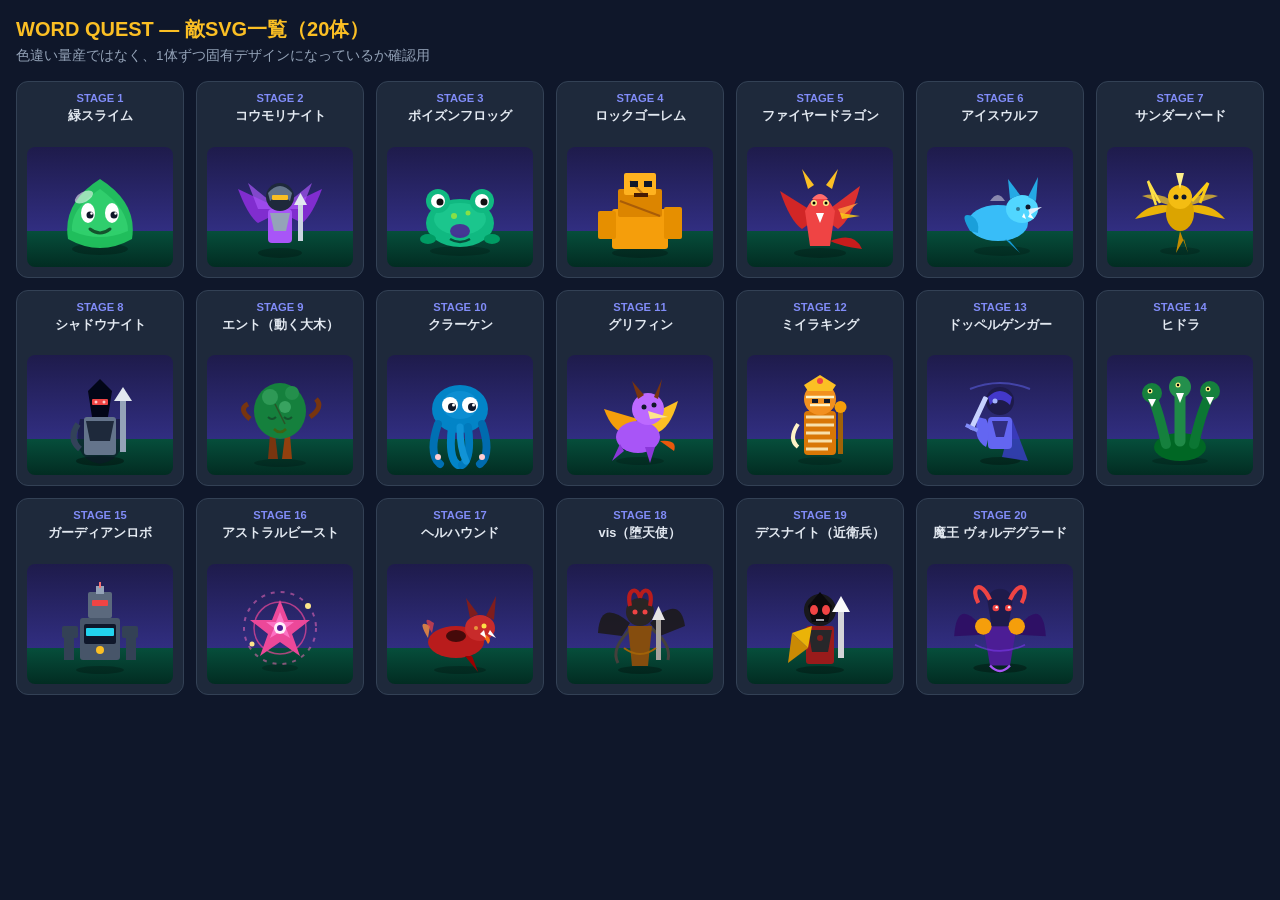
<file: monster-preview.html>
<!DOCTYPE html>
<html lang="ja">
<head>
  <meta charset="UTF-8">
  <meta name="viewport" content="width=device-width, initial-scale=1.0">
  <title>Monster SVG Preview — Word Quest</title>
  <style>
    * { box-sizing: border-box; }
    body {
      margin: 0;
      font-family: "Hiragino Sans", "Noto Sans JP", sans-serif;
      background: #0f172a;
      color: #e2e8f0;
      padding: 16px;
    }
    h1 { font-size: 1.25rem; margin: 0 0 4px; color: #fbbf24; }
    p { margin: 0 0 16px; color: #94a3b8; font-size: 0.85rem; }
    .grid {
      display: grid;
      grid-template-columns: repeat(auto-fill, minmax(150px, 1fr));
      gap: 12px;
    }
    .card {
      background: #1e293b;
      border: 1px solid #334155;
      border-radius: 12px;
      padding: 10px;
      text-align: center;
    }
    .stage {
      font-size: 0.7rem;
      color: #818cf8;
      font-weight: 700;
    }
    .name {
      font-size: 0.8rem;
      font-weight: 800;
      margin: 4px 0 8px;
      min-height: 2.4em;
    }
    .art {
      height: 120px;
      background:
        linear-gradient(#1e1b4b, #312e81 70%, #064e3b 70%, #022c22);
      border-radius: 8px;
      display: flex;
      align-items: flex-end;
      justify-content: center;
      padding-bottom: 6px;
    }
    .art > svg { width: 100px; height: 100px; }
  </style>
</head>
<body>
  <h1>WORD QUEST — 敵SVG一覧（20体）</h1>
  <p>色違い量産ではなく、1体ずつ固有デザインになっているか確認用</p>
  <div class="grid" id="grid"></div>
  <script src="monsters.js"></script>
  <script>
    const META = [
      { enemy: "緑スライム", color: "#22c55e" },
      { enemy: "コウモリナイト", color: "#a855f7" },
      { enemy: "ポイズンフロッグ", color: "#10b981" },
      { enemy: "ロックゴーレム", color: "#f59e0b" },
      { enemy: "ファイヤードラゴン", color: "#ef4444" },
      { enemy: "アイスウルフ", color: "#38bdf8" },
      { enemy: "サンダーバード", color: "#eab308" },
      { enemy: "シャドウナイト", color: "#64748b" },
      { enemy: "エント（動く大木）", color: "#15803d" },
      { enemy: "クラーケン", color: "#0284c7" },
      { enemy: "グリフィン", color: "#a855f7" },
      { enemy: "ミイラキング", color: "#d97706" },
      { enemy: "ドッペルゲンガー", color: "#6366f1" },
      { enemy: "ヒドラ", color: "#15803d" },
      { enemy: "ガーディアンロボ", color: "#475569" },
      { enemy: "アストラルビースト", color: "#ec4899" },
      { enemy: "ヘルハウンド", color: "#b91c1c" },
      { enemy: " vis（堕天使）", color: "#854d0e" },
      { enemy: "デスナイト（近衛兵）", color: "#991b1b" },
      { enemy: "魔王 ヴォルデグラード", color: "#4c1d95" }
    ];
    const grid = document.getElementById("grid");
    META.forEach((m, i) => {
      const card = document.createElement("div");
      card.className = "card";
      card.innerHTML =
        '<div class="stage">STAGE ' + (i + 1) + '</div>' +
        '<div class="name"></div>' +
        '<div class="art"></div>';
      card.querySelector(".name").textContent = m.enemy;
      card.querySelector(".art").innerHTML = generateMonsterSVG(i, m.color);
      grid.appendChild(card);
    });
  </script>
</body>
</html>
</file>
